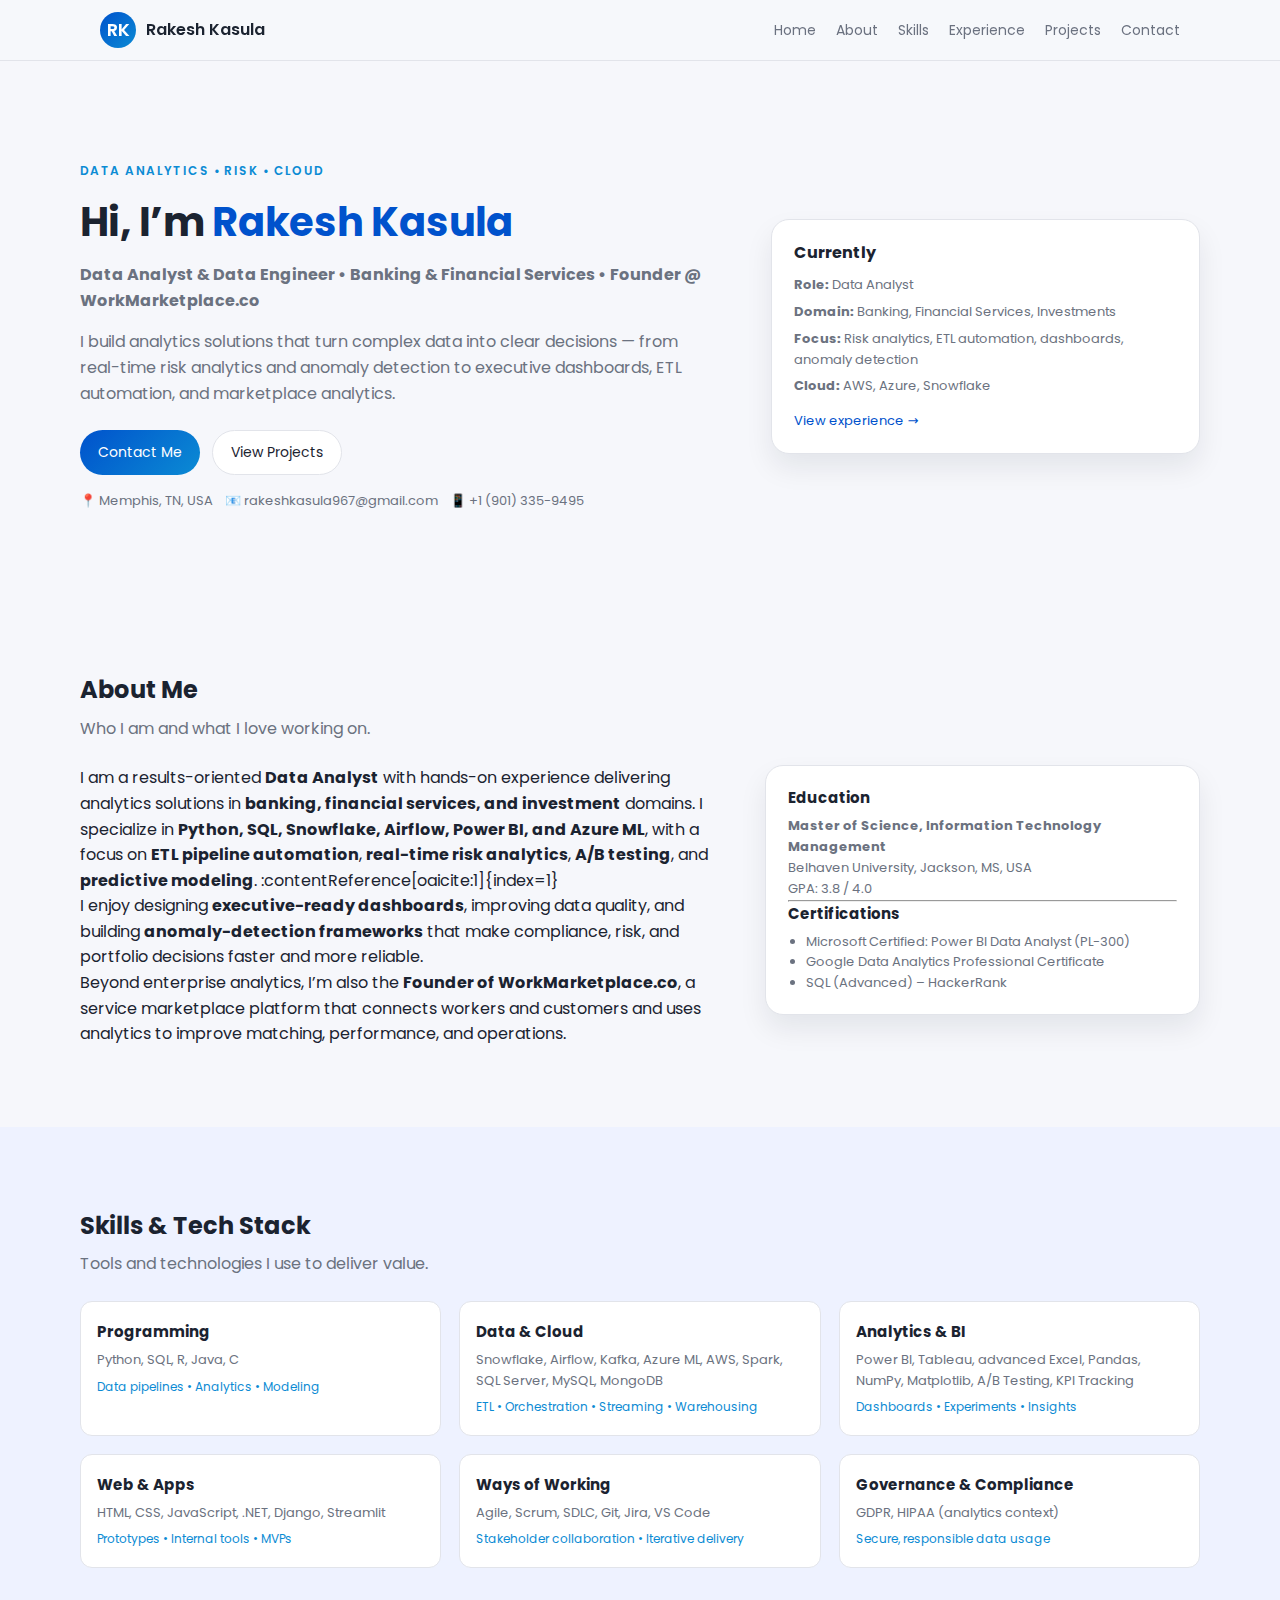
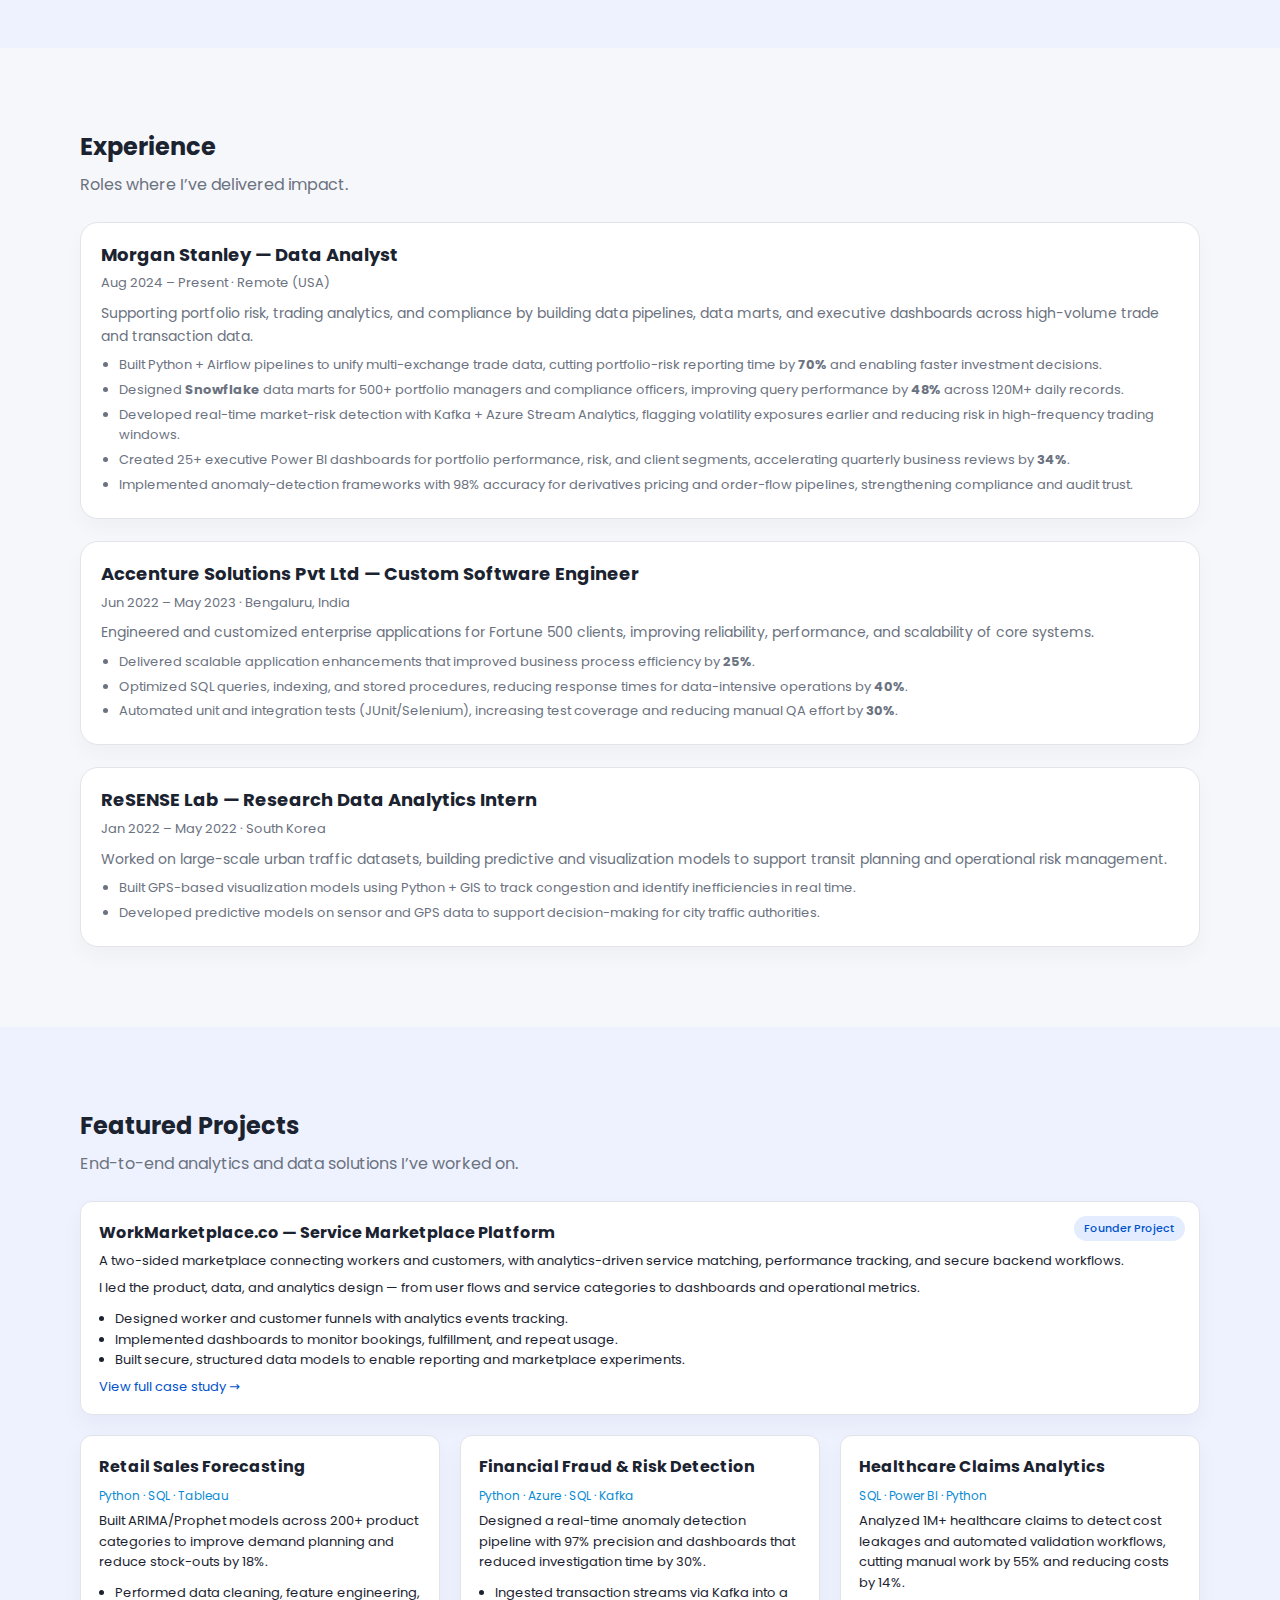
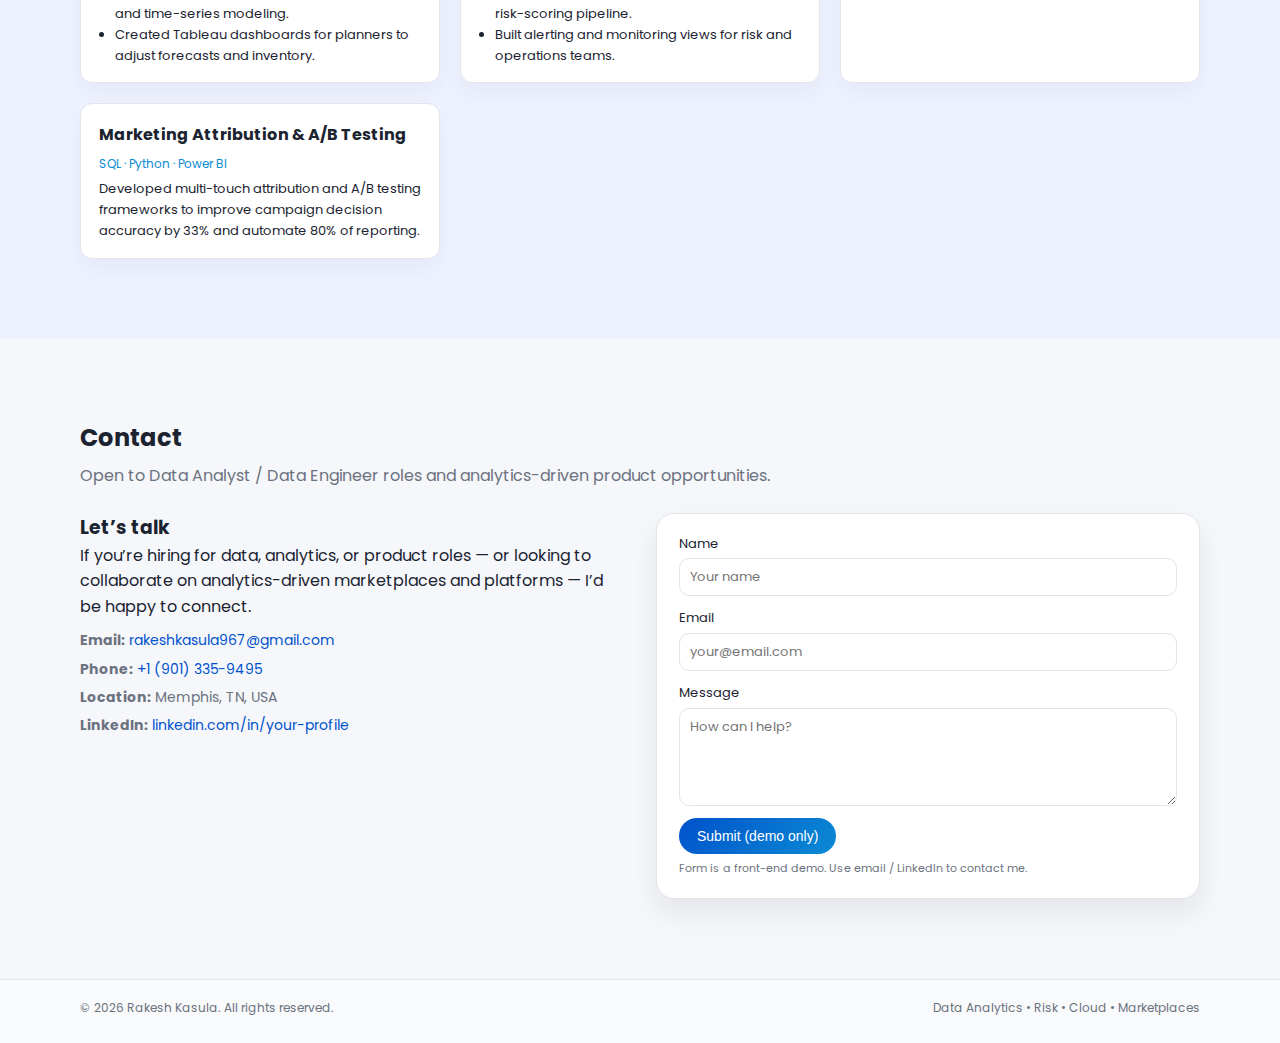
<file: index.html>
<!DOCTYPE html>
<html lang="en">
<head>
  <meta charset="UTF-8" />
  <title>Rakesh Kasula | Data Analyst & Founder</title>
  <meta name="viewport" content="width=device-width, initial-scale=1.0" />
  <meta name="description"
        content="Portfolio of Rakesh Kasula, Data Analyst & Data Engineer with experience in banking, financial services, and analytics." />
  <link rel="stylesheet" href="style.css" />
  <!-- Google Font -->
  <link href="https://fonts.googleapis.com/css2?family=Poppins:wght@300;400;500;600;700&display=swap" rel="stylesheet" />
</head>
<body>
  <!-- ========= NAVBAR ========= -->
  <header class="navbar">
    <div class="nav-container">
      <div class="logo">
        <span class="logo-mark">RK</span>
        <span class="logo-text">Rakesh Kasula</span>
      </div>
      <nav class="nav-links" id="nav-links">
        <a href="#home">Home</a>
        <a href="#about">About</a>
        <a href="#skills">Skills</a>
        <a href="#experience">Experience</a>
        <a href="#projects">Projects</a>
        <a href="#contact">Contact</a>
      </nav>
      <button class="nav-toggle" id="nav-toggle" aria-label="Toggle navigation">
        ☰
      </button>
    </div>
  </header>

  <!-- ========= HERO ========= -->
  <section id="home" class="hero section">
    <div class="container hero-grid">
      <div class="hero-text">
        <p class="hero-eyebrow">Data Analytics • Risk • Cloud</p>
        <h1>
          Hi, I’m <span class="accent">Rakesh Kasula</span>
        </h1>
        <h2 class="hero-subtitle">
          Data Analyst & Data Engineer • Banking & Financial Services • Founder @ WorkMarketplace.co
        </h2>
        <p class="hero-description">
          I build analytics solutions that turn complex data into clear decisions — from real-time risk
          analytics and anomaly detection to executive dashboards, ETL automation, and marketplace analytics.
        </p>
        <div class="hero-actions">
          <a href="#contact" class="btn btn-primary">Contact Me</a>
          <a href="#projects" class="btn btn-outline">View Projects</a>
        </div>
        <div class="hero-meta">
          <span>📍 Memphis, TN, USA</span>
          <span>📧 <a href="mailto:rakeshkasula967@gmail.com">rakeshkasula967@gmail.com</a></span>
          <span>📱 <a href="tel:+19013359495">+1 (901) 335-9495</a></span>
        </div>
      </div>

      <div class="hero-card">
        <h3>Currently</h3>
        <ul>
          <li><strong>Role:</strong> Data Analyst</li>
          <li><strong>Domain:</strong> Banking, Financial Services, Investments</li>
          <li><strong>Focus:</strong> Risk analytics, ETL automation, dashboards, anomaly detection</li>
          <li><strong>Cloud:</strong> AWS, Azure, Snowflake</li>
        </ul>
        <a href="#experience" class="hero-link">View experience →</a>
      </div>
    </div>
  </section>

  <!-- ========= ABOUT ========= -->
  <section id="about" class="section">
    <div class="container">
      <div class="section-header">
        <h2>About Me</h2>
        <p>Who I am and what I love working on.</p>
      </div>
      <div class="about-grid">
        <div>
          <p>
            I am a results-oriented <strong>Data Analyst</strong> with hands-on experience delivering analytics
            solutions in <strong>banking, financial services, and investment</strong> domains. I specialize in
            <strong>Python, SQL, Snowflake, Airflow, Power BI, and Azure ML</strong>, with a focus on
            <strong>ETL pipeline automation</strong>, <strong>real-time risk analytics</strong>,
            <strong>A/B testing</strong>, and <strong>predictive modeling</strong>. :contentReference[oaicite:1]{index=1}
          </p>
          <p>
            I enjoy designing <strong>executive-ready dashboards</strong>, improving data quality, and building
            <strong>anomaly-detection frameworks</strong> that make compliance, risk, and portfolio decisions
            faster and more reliable.
          </p>
          <p>
            Beyond enterprise analytics, I’m also the <strong>Founder of WorkMarketplace.co</strong>, a service
            marketplace platform that connects workers and customers and uses analytics to improve matching,
            performance, and operations.
          </p>
        </div>
        <div class="about-card">
          <h3>Education</h3>
          <p><strong>Master of Science, Information Technology Management</strong></p>
          <p>Belhaven University, Jackson, MS, USA</p>
          <p>GPA: 3.8 / 4.0</p>
          <hr />
          <h3>Certifications</h3>
          <ul>
            <li>Microsoft Certified: Power BI Data Analyst (PL-300)</li>
            <li>Google Data Analytics Professional Certificate</li>
            <li>SQL (Advanced) – HackerRank</li>
          </ul>
        </div>
      </div>
    </div>
  </section>

  <!-- ========= SKILLS ========= -->
  <section id="skills" class="section section-alt">
    <div class="container">
      <div class="section-header">
        <h2>Skills & Tech Stack</h2>
        <p>Tools and technologies I use to deliver value.</p>
      </div>
      <div class="skills-grid">
        <div class="skill-card">
          <h3>Programming</h3>
          <p>Python, SQL, R, Java, C</p>
          <p class="tagline">Data pipelines • Analytics • Modeling</p>
        </div>
        <div class="skill-card">
          <h3>Data & Cloud</h3>
          <p>Snowflake, Airflow, Kafka, Azure ML, AWS, Spark, SQL Server, MySQL, MongoDB</p>
          <p class="tagline">ETL • Orchestration • Streaming • Warehousing</p>
        </div>
        <div class="skill-card">
          <h3>Analytics & BI</h3>
          <p>Power BI, Tableau, advanced Excel, Pandas, NumPy, Matplotlib, A/B Testing, KPI Tracking</p>
          <p class="tagline">Dashboards • Experiments • Insights</p>
        </div>
        <div class="skill-card">
          <h3>Web & Apps</h3>
          <p>HTML, CSS, JavaScript, .NET, Django, Streamlit</p>
          <p class="tagline">Prototypes • Internal tools • MVPs</p>
        </div>
        <div class="skill-card">
          <h3>Ways of Working</h3>
          <p>Agile, Scrum, SDLC, Git, Jira, VS Code</p>
          <p class="tagline">Stakeholder collaboration • Iterative delivery</p>
        </div>
        <div class="skill-card">
          <h3>Governance & Compliance</h3>
          <p>GDPR, HIPAA (analytics context)</p>
          <p class="tagline">Secure, responsible data usage</p>
        </div>
      </div>
    </div>
  </section>

  <!-- ========= EXPERIENCE ========= -->
  <section id="experience" class="section">
    <div class="container">
      <div class="section-header">
        <h2>Experience</h2>
        <p>Roles where I’ve delivered impact.</p>
      </div>
      <div class="timeline">

        <!-- Morgan Stanley -->
        <article class="timeline-item">
          <div class="timeline-head">
            <h3>Morgan Stanley — Data Analyst</h3>
            <span class="timeline-meta">Aug 2024 – Present · Remote (USA)</span>
          </div>
          <p>
            Supporting portfolio risk, trading analytics, and compliance by building data pipelines, data marts,
            and executive dashboards across high-volume trade and transaction data.
          </p>
          <ul>
            <li>
              Built Python + Airflow pipelines to unify multi-exchange trade data, cutting portfolio-risk
              reporting time by <strong>70%</strong> and enabling faster investment decisions.
            </li>
            <li>
              Designed <strong>Snowflake</strong> data marts for 500+ portfolio managers and compliance officers,
              improving query performance by <strong>48%</strong> across 120M+ daily records.
            </li>
            <li>
              Developed real-time market-risk detection with Kafka + Azure Stream Analytics, flagging volatility
              exposures earlier and reducing risk in high-frequency trading windows.
            </li>
            <li>
              Created 25+ executive Power BI dashboards for portfolio performance, risk, and client segments,
              accelerating quarterly business reviews by <strong>34%</strong>.
            </li>
            <li>
              Implemented anomaly-detection frameworks with 98% accuracy for derivatives pricing and order-flow
              pipelines, strengthening compliance and audit trust.
            </li>
          </ul>
        </article>

        <!-- Accenture -->
        <article class="timeline-item">
          <div class="timeline-head">
            <h3>Accenture Solutions Pvt Ltd — Custom Software Engineer</h3>
            <span class="timeline-meta">Jun 2022 – May 2023 · Bengaluru, India</span>
          </div>
          <p>
            Engineered and customized enterprise applications for Fortune 500 clients, improving reliability,
            performance, and scalability of core systems.
          </p>
          <ul>
            <li>
              Delivered scalable application enhancements that improved business process efficiency by
              <strong>25%</strong>.
            </li>
            <li>
              Optimized SQL queries, indexing, and stored procedures, reducing response times for data-intensive
              operations by <strong>40%</strong>.
            </li>
            <li>
              Automated unit and integration tests (JUnit/Selenium), increasing test coverage and reducing manual
              QA effort by <strong>30%</strong>.
            </li>
          </ul>
        </article>

        <!-- ReSENSE Lab -->
        <article class="timeline-item">
          <div class="timeline-head">
            <h3>ReSENSE Lab — Research Data Analytics Intern</h3>
            <span class="timeline-meta">Jan 2022 – May 2022 · South Korea</span>
          </div>
          <p>
            Worked on large-scale urban traffic datasets, building predictive and visualization models to support
            transit planning and operational risk management.
          </p>
          <ul>
            <li>
              Built GPS-based visualization models using Python + GIS to track congestion and identify
              inefficiencies in real time.
            </li>
            <li>
              Developed predictive models on sensor and GPS data to support decision-making for city traffic
              authorities.
            </li>
          </ul>
        </article>
      </div>
    </div>
  </section>

  <!-- ========= PROJECTS ========= -->
  <section id="projects" class="section section-alt">
    <div class="container">
      <div class="section-header">
        <h2>Featured Projects</h2>
        <p>End-to-end analytics and data solutions I’ve worked on.</p>
      </div>

      <div class="projects-grid">
        <!-- WorkMarketplace Featured -->
        <article class="project-card project-featured">
          <div class="project-label">Founder Project</div>
          <h3>WorkMarketplace.co — Service Marketplace Platform</h3>
          <p>
            A two-sided marketplace connecting workers and customers, with analytics-driven service matching,
            performance tracking, and secure backend workflows.
          </p>
          <p>
            I led the product, data, and analytics design — from user flows and service categories to dashboards
            and operational metrics.
          </p>
          <ul>
            <li>Designed worker and customer funnels with analytics events tracking.</li>
            <li>Implemented dashboards to monitor bookings, fulfillment, and repeat usage.</li>
            <li>Built secure, structured data models to enable reporting and marketplace experiments.</li>
          </ul>
          <a href="workmarketplace.html" class="btn-text">View full case study →</a>
        </article>

        <!-- Retail Sales Forecasting -->
        <article class="project-card">
          <h3>Retail Sales Forecasting</h3>
          <p class="project-tech">Python · SQL · Tableau</p>
          <p>
            Built ARIMA/Prophet models across 200+ product categories to improve demand planning and reduce
            stock-outs by 18%.
          </p>
          <ul>
            <li>Performed data cleaning, feature engineering, and time-series modeling.</li>
            <li>Created Tableau dashboards for planners to adjust forecasts and inventory.</li>
          </ul>
        </article>

        <!-- Financial Fraud & Risk Detection -->
        <article class="project-card">
          <h3>Financial Fraud & Risk Detection</h3>
          <p class="project-tech">Python · Azure · SQL · Kafka</p>
          <p>
            Designed a real-time anomaly detection pipeline with 97% precision and dashboards that reduced
            investigation time by 30%.
          </p>
          <ul>
            <li>Ingested transaction streams via Kafka into a risk-scoring pipeline.</li>
            <li>Built alerting and monitoring views for risk and operations teams.</li>
          </ul>
        </article>

        <!-- Healthcare Claims Analytics -->
        <article class="project-card">
          <h3>Healthcare Claims Analytics</h3>
          <p class="project-tech">SQL · Power BI · Python</p>
          <p>
            Analyzed 1M+ healthcare claims to detect cost leakages and automated validation workflows,
            cutting manual work by 55% and reducing costs by 14%.
          </p>
        </article>

        <!-- Marketing Attribution & A/B Testing -->
        <article class="project-card">
          <h3>Marketing Attribution & A/B Testing</h3>
          <p class="project-tech">SQL · Python · Power BI</p>
          <p>
            Developed multi-touch attribution and A/B testing frameworks to improve campaign decision accuracy
            by 33% and automate 80% of reporting.
          </p>
        </article>
      </div>
    </div>
  </section>

  <!-- ========= CONTACT ========= -->
  <section id="contact" class="section">
    <div class="container">
      <div class="section-header">
        <h2>Contact</h2>
        <p>Open to Data Analyst / Data Engineer roles and analytics-driven product opportunities.</p>
      </div>
      <div class="contact-grid">
        <div>
          <h3>Let’s talk</h3>
          <p>
            If you’re hiring for data, analytics, or product roles — or looking to collaborate on
            analytics-driven marketplaces and platforms — I’d be happy to connect.
          </p>
          <ul class="contact-list">
            <li><strong>Email:</strong> <a href="mailto:rakeshkasula967@gmail.com">rakeshkasula967@gmail.com</a></li>
            <li><strong>Phone:</strong> <a href="tel:+19013359495">+1 (901) 335-9495</a></li>
            <li><strong>Location:</strong> Memphis, TN, USA</li>
            <li><strong>LinkedIn:</strong> 
              <a href="#" target="_blank" rel="noreferrer">linkedin.com/in/your-profile</a>
              <!-- TODO: Replace with your actual LinkedIn URL -->
            </li>
          </ul>
        </div>

        <form class="contact-form" onsubmit="return false;">
          <div class="form-row">
            <label for="name">Name</label>
            <input id="name" type="text" placeholder="Your name" required />
          </div>
          <div class="form-row">
            <label for="email">Email</label>
            <input id="email" type="email" placeholder="your@email.com" required />
          </div>
          <div class="form-row">
            <label for="message">Message</label>
            <textarea id="message" rows="4" placeholder="How can I help?" required></textarea>
          </div>
          <button class="btn btn-primary" type="submit">Submit (demo only)</button>
          <p class="form-note">Form is a front-end demo. Use email / LinkedIn to contact me.</p>
        </form>
      </div>
    </div>
  </section>

  <!-- ========= FOOTER ========= -->
  <footer class="footer">
    <div class="container footer-inner">
      <p>© <span id="year"></span> Rakesh Kasula. All rights reserved.</p>
      <p>Data Analytics • Risk • Cloud • Marketplaces</p>
    </div>
  </footer>

  <script src="script.js"></script>
</body>
</html>
</file>
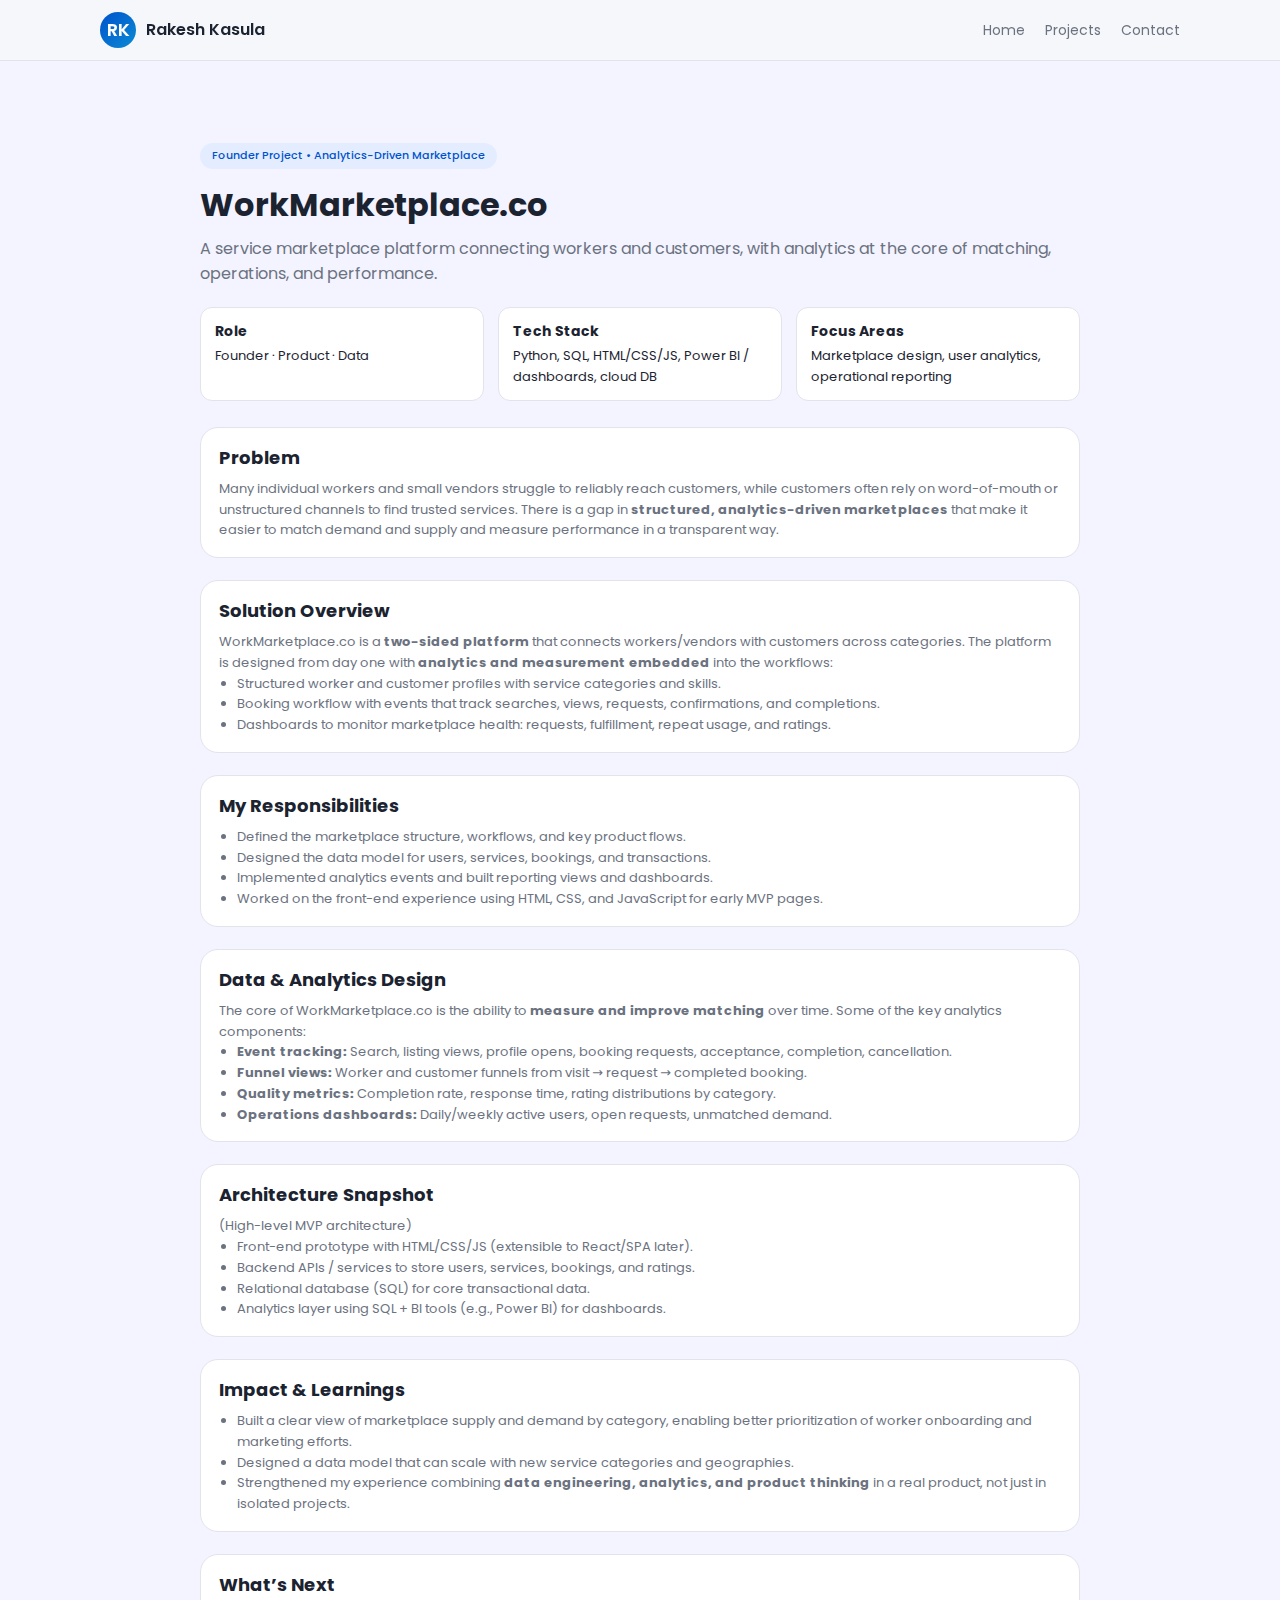
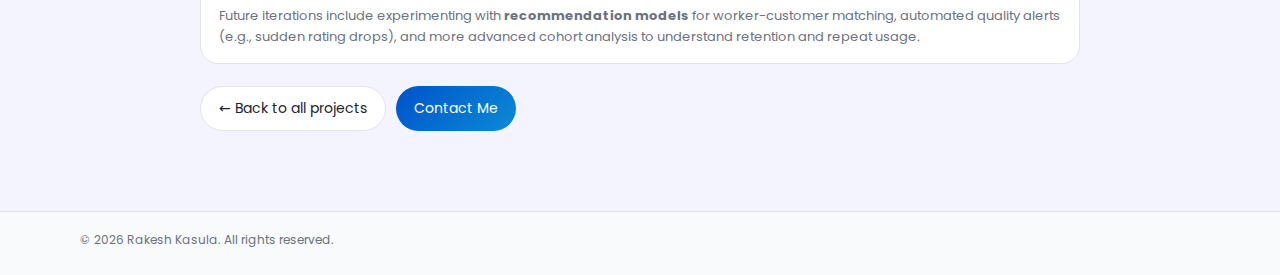
<file: workmarketplace.html>
<!DOCTYPE html>
<html lang="en">
<head>
  <meta charset="UTF-8" />
  <title>WorkMarketplace.co Case Study | Rakesh Kasula</title>
  <meta name="viewport" content="width=device-width, initial-scale=1.0" />
  <meta name="description"
        content="Case study of WorkMarketplace.co, a service marketplace founded by Rakesh Kasula." />
  <link rel="stylesheet" href="style.css" />
  <link href="https://fonts.googleapis.com/css2?family=Poppins:wght@300;400;500;600;700&display=swap" rel="stylesheet" />
</head>
<body class="case-body">
  <header class="navbar">
    <div class="nav-container">
      <div class="logo">
        <span class="logo-mark">RK</span>
        <span class="logo-text">Rakesh Kasula</span>
      </div>
      <nav class="nav-links">
        <a href="index.html#home">Home</a>
        <a href="index.html#projects">Projects</a>
        <a href="index.html#contact">Contact</a>
      </nav>
    </div>
  </header>

  <main class="section">
    <div class="container case-container">
      <span class="case-pill">Founder Project • Analytics-Driven Marketplace</span>
      <h1>WorkMarketplace.co</h1>
      <p class="case-subtitle">
        A service marketplace platform connecting workers and customers, with analytics at the core of
        matching, operations, and performance.
      </p>

      <div class="case-meta-grid">
        <div class="case-meta-card">
          <h3>Role</h3>
          <p>Founder · Product · Data</p>
        </div>
        <div class="case-meta-card">
          <h3>Tech Stack</h3>
          <p>Python, SQL, HTML/CSS/JS, Power BI / dashboards, cloud DB</p>
        </div>
        <div class="case-meta-card">
          <h3>Focus Areas</h3>
          <p>Marketplace design, user analytics, operational reporting</p>
        </div>
      </div>

      <section class="case-section">
        <h2>Problem</h2>
        <p>
          Many individual workers and small vendors struggle to reliably reach customers, while customers often
          rely on word-of-mouth or unstructured channels to find trusted services. There is a gap in
          <strong>structured, analytics-driven marketplaces</strong> that make it easier to match demand and
          supply and measure performance in a transparent way.
        </p>
      </section>

      <section class="case-section">
        <h2>Solution Overview</h2>
        <p>
          WorkMarketplace.co is a <strong>two-sided platform</strong> that connects workers/vendors with
          customers across categories. The platform is designed from day one with
          <strong>analytics and measurement embedded</strong> into the workflows:
        </p>
        <ul>
          <li>Structured worker and customer profiles with service categories and skills.</li>
          <li>Booking workflow with events that track searches, views, requests, confirmations, and completions.</li>
          <li>Dashboards to monitor marketplace health: requests, fulfillment, repeat usage, and ratings.</li>
        </ul>
      </section>

      <section class="case-section">
        <h2>My Responsibilities</h2>
        <ul>
          <li>Defined the marketplace structure, workflows, and key product flows.</li>
          <li>Designed the data model for users, services, bookings, and transactions.</li>
          <li>Implemented analytics events and built reporting views and dashboards.</li>
          <li>Worked on the front-end experience using HTML, CSS, and JavaScript for early MVP pages.</li>
        </ul>
      </section>

      <section class="case-section">
        <h2>Data & Analytics Design</h2>
        <p>
          The core of WorkMarketplace.co is the ability to <strong>measure and improve matching</strong>
          over time. Some of the key analytics components:
        </p>
        <ul>
          <li>
            <strong>Event tracking:</strong> Search, listing views, profile opens, booking requests, acceptance,
            completion, cancellation.
          </li>
          <li>
            <strong>Funnel views:</strong> Worker and customer funnels from visit → request → completed booking.
          </li>
          <li>
            <strong>Quality metrics:</strong> Completion rate, response time, rating distributions by category.
          </li>
          <li>
            <strong>Operations dashboards:</strong> Daily/weekly active users, open requests, unmatched demand.
          </li>
        </ul>
      </section>

      <section class="case-section">
        <h2>Architecture Snapshot</h2>
        <p>(High-level MVP architecture)</p>
        <ul>
          <li>Front-end prototype with HTML/CSS/JS (extensible to React/SPA later).</li>
          <li>Backend APIs / services to store users, services, bookings, and ratings.</li>
          <li>Relational database (SQL) for core transactional data.</li>
          <li>Analytics layer using SQL + BI tools (e.g., Power BI) for dashboards.</li>
        </ul>
      </section>

      <section class="case-section">
        <h2>Impact & Learnings</h2>
        <ul>
          <li>
            Built a clear view of marketplace supply and demand by category, enabling better prioritization of
            worker onboarding and marketing efforts.
          </li>
          <li>
            Designed a data model that can scale with new service categories and geographies.
          </li>
          <li>
            Strengthened my experience combining <strong>data engineering, analytics, and product thinking</strong>
            in a real product, not just in isolated projects.
          </li>
        </ul>
      </section>

      <section class="case-section">
        <h2>What’s Next</h2>
        <p>
          Future iterations include experimenting with <strong>recommendation models</strong> for
          worker-customer matching, automated quality alerts (e.g., sudden rating drops), and more advanced
          cohort analysis to understand retention and repeat usage.
        </p>
      </section>

      <div class="case-footer">
        <a href="index.html#projects" class="btn btn-outline">← Back to all projects</a>
        <a href="index.html#contact" class="btn btn-primary">Contact Me</a>
      </div>
    </div>
  </main>

  <footer class="footer">
    <div class="container footer-inner">
      <p>© <span id="year"></span> Rakesh Kasula. All rights reserved.</p>
    </div>
  </footer>

  <script src="script.js"></script>
</body>
</html>
</file>
<file: style.css>
*,
*::before,
*::after {
  box-sizing: border-box;
  margin: 0;
  padding: 0;
}

:root {
  --bg: #f6f7fb;
  --bg-alt: #ffffff;
  --primary: #0052cc;
  --primary-soft: #e3edff;
  --accent: #0b8bd4;
  --text-main: #1b2330;
  --text-muted: #6b7280;
  --border-subtle: #e2e4ea;
  --shadow-soft: 0 14px 28px rgba(15, 23, 42, 0.08);
  --radius-lg: 18px;
  --radius-md: 12px;
  --radius-pill: 999px;
}

html,
body {
  font-family: "Poppins", system-ui, -apple-system, BlinkMacSystemFont, sans-serif;
  background: var(--bg);
  color: var(--text-main);
  line-height: 1.6;
}

/* General layout */
.section {
  padding: 80px 20px;
}

.section-alt {
  background: #eef2ff;
}

.container {
  max-width: 1120px;
  margin: 0 auto;
}

/* Navbar */
.navbar {
  position: sticky;
  top: 0;
  z-index: 50;
  background: rgba(246, 247, 251, 0.9);
  backdrop-filter: blur(16px);
  border-bottom: 1px solid var(--border-subtle);
}

.nav-container {
  max-width: 1120px;
  margin: 0 auto;
  padding: 12px 20px;
  display: flex;
  align-items: center;
  justify-content: space-between;
  gap: 16px;
}

.logo {
  display: flex;
  align-items: center;
  gap: 10px;
}

.logo-mark {
  width: 36px;
  height: 36px;
  border-radius: var(--radius-pill);
  background: linear-gradient(135deg, var(--primary), var(--accent));
  color: #fff;
  display: inline-flex;
  align-items: center;
  justify-content: center;
  font-weight: 600;
  font-size: 18px;
}

.logo-text {
  font-weight: 600;
  font-size: 16px;
}

.nav-links {
  display: flex;
  gap: 20px;
}

.nav-links a {
  font-size: 14px;
  text-decoration: none;
  color: var(--text-muted);
  position: relative;
}

.nav-links a::after {
  content: "";
  position: absolute;
  left: 0;
  bottom: -6px;
  width: 0;
  height: 2px;
  background: var(--primary);
  transition: width 0.2s ease;
}

.nav-links a:hover {
  color: var(--primary);
}

.nav-links a:hover::after {
  width: 100%;
}

.nav-toggle {
  display: none;
  background: transparent;
  border: none;
  font-size: 22px;
  cursor: pointer;
}

/* Hero */
.hero {
  padding-top: 100px;
}

.hero-grid {
  display: grid;
  grid-template-columns: minmax(0, 2fr) minmax(0, 1.3fr);
  gap: 32px;
  align-items: center;
}

.hero-eyebrow {
  text-transform: uppercase;
  font-size: 12px;
  letter-spacing: 0.12em;
  color: var(--accent);
  font-weight: 600;
  margin-bottom: 10px;
}

.hero h1 {
  font-size: clamp(32px, 5vw, 40px);
  margin-bottom: 8px;
}

.hero-subtitle {
  font-size: 16px;
  color: var(--text-muted);
  max-width: 640px;
  margin-bottom: 16px;
}

.hero-description {
  color: var(--text-muted);
  margin-bottom: 24px;
  max-width: 640px;
}

.hero-actions {
  display: flex;
  gap: 12px;
  margin-bottom: 16px;
  flex-wrap: wrap;
}

.hero-meta {
  display: flex;
  flex-wrap: wrap;
  gap: 12px;
  font-size: 13px;
  color: var(--text-muted);
}

.hero-meta a {
  color: inherit;
  text-decoration: none;
}

.hero-meta a:hover {
  text-decoration: underline;
}

.hero-card {
  background: var(--bg-alt);
  border-radius: var(--radius-lg);
  padding: 20px 22px;
  box-shadow: var(--shadow-soft);
  border: 1px solid var(--border-subtle);
}

.hero-card h3 {
  font-size: 16px;
  margin-bottom: 10px;
}

.hero-card ul {
  list-style: none;
  font-size: 13px;
  color: var(--text-muted);
  margin-bottom: 10px;
}

.hero-card li {
  margin-bottom: 6px;
}

.hero-link {
  font-size: 13px;
  color: var(--primary);
  text-decoration: none;
}

.hero-link:hover {
  text-decoration: underline;
}

/* Buttons */
.btn {
  display: inline-flex;
  align-items: center;
  justify-content: center;
  padding: 10px 18px;
  border-radius: var(--radius-pill);
  font-size: 14px;
  border: none;
  cursor: pointer;
  text-decoration: none;
  white-space: nowrap;
}

.btn-primary {
  background: linear-gradient(135deg, var(--primary), var(--accent));
  color: #fff;
}

.btn-primary:hover {
  opacity: 0.95;
}

.btn-outline {
  border: 1px solid var(--border-subtle);
  color: var(--text-main);
  background: #fff;
}

.btn-outline:hover {
  border-color: var(--primary);
}

.btn-text {
  font-size: 13px;
  color: var(--primary);
  text-decoration: none;
}

.btn-text:hover {
  text-decoration: underline;
}

.accent {
  color: var(--primary);
}

/* Sections */
.section-header {
  text-align: left;
  margin-bottom: 24px;
}

.section-header h2 {
  font-size: 24px;
  margin-bottom: 6px;
}

.section-header p {
  color: var(--text-muted);
}

/* About */
.about-grid {
  display: grid;
  grid-template-columns: minmax(0, 3fr) minmax(0, 2fr);
  gap: 32px;
  align-items: flex-start;
}

.about-card {
  background: var(--bg-alt);
  border-radius: var(--radius-lg);
  padding: 20px 22px;
  box-shadow: var(--shadow-soft);
  border: 1px solid var(--border-subtle);
  font-size: 14px;
}

.about-card h3 {
  font-size: 15px;
  margin-bottom: 6px;
}

.about-card p,
.about-card li {
  color: var(--text-muted);
  font-size: 13px;
}

.about-card ul {
  padding-left: 18px;
}

/* Skills */
.skills-grid {
  display: grid;
  grid-template-columns: repeat(3, minmax(0, 1fr));
  gap: 18px;
}

.skill-card {
  background: var(--bg-alt);
  border-radius: var(--radius-md);
  padding: 18px 16px;
  border: 1px solid var(--border-subtle);
  font-size: 13px;
}

.skill-card h3 {
  font-size: 15px;
  margin-bottom: 6px;
}

.skill-card p {
  color: var(--text-muted);
}

.skill-card .tagline {
  margin-top: 6px;
  font-size: 12px;
  color: var(--accent);
}

/* Experience timeline */
.timeline {
  display: flex;
  flex-direction: column;
  gap: 22px;
}

.timeline-item {
  background: var(--bg-alt);
  border-radius: var(--radius-lg);
  padding: 18px 20px;
  border: 1px solid var(--border-subtle);
  box-shadow: 0 10px 20px rgba(15, 23, 42, 0.03);
}

.timeline-head {
  display: flex;
  flex-direction: column;
  gap: 4px;
  margin-bottom: 8px;
}

.timeline-head h3 {
  font-size: 18px;
}

.timeline-meta {
  font-size: 13px;
  color: var(--text-muted);
}

.timeline-item > p {
  font-size: 14px;
  color: var(--text-muted);
  margin-bottom: 8px;
}

.timeline-item ul {
  padding-left: 18px;
  font-size: 13px;
  color: var(--text-muted);
}

.timeline-item li {
  margin-bottom: 4px;
}

/* Projects */
.projects-grid {
  display: grid;
  grid-template-columns: repeat(3, minmax(0, 1fr));
  gap: 20px;
}

.project-card {
  background: var(--bg-alt);
  border-radius: var(--radius-md);
  padding: 18px 18px 16px;
  border: 1px solid var(--border-subtle);
  box-shadow: 0 10px 22px rgba(15, 23, 42, 0.04);
  font-size: 13px;
  display: flex;
  flex-direction: column;
  gap: 6px;
}

.project-card h3 {
  font-size: 16px;
}

.project-tech {
  font-size: 12px;
  color: var(--accent);
}

.project-card ul {
  padding-left: 16px;
  margin-top: 4px;
}

.project-featured {
  grid-column: span 3;
  position: relative;
  overflow: hidden;
}

.project-label {
  position: absolute;
  top: 14px;
  right: 14px;
  background: var(--primary-soft);
  color: var(--primary);
  padding: 4px 10px;
  border-radius: var(--radius-pill);
  font-size: 11px;
  font-weight: 500;
}

/* Contact */
.contact-grid {
  display: grid;
  grid-template-columns: minmax(0, 2fr) minmax(0, 2fr);
  gap: 32px;
  align-items: flex-start;
}

.contact-list {
  list-style: none;
  margin-top: 10px;
  font-size: 14px;
}

.contact-list li {
  margin-bottom: 6px;
  color: var(--text-muted);
}

.contact-list a {
  color: var(--primary);
  text-decoration: none;
}

.contact-list a:hover {
  text-decoration: underline;
}

.contact-form {
  background: var(--bg-alt);
  border-radius: var(--radius-lg);
  padding: 20px 22px;
  border: 1px solid var(--border-subtle);
  box-shadow: var(--shadow-soft);
}

.form-row {
  display: flex;
  flex-direction: column;
  margin-bottom: 12px;
}

.form-row label {
  font-size: 13px;
  margin-bottom: 4px;
}

.form-row input,
.form-row textarea {
  border-radius: 10px;
  border: 1px solid var(--border-subtle);
  padding: 8px 10px;
  font-family: inherit;
  font-size: 13px;
}

.form-note {
  margin-top: 6px;
  font-size: 11px;
  color: var(--text-muted);
}

/* Footer */
.footer {
  padding: 18px 20px 26px;
  border-top: 1px solid var(--border-subtle);
  background: #f9fafb;
}

.footer-inner {
  max-width: 1120px;
  margin: 0 auto;
  display: flex;
  justify-content: space-between;
  gap: 10px;
  font-size: 12px;
  color: var(--text-muted);
  flex-wrap: wrap;
}

/* Case study page */
.case-body {
  background: #f3f4ff;
}

.case-container {
  max-width: 880px;
}

.case-pill {
  display: inline-flex;
  padding: 4px 12px;
  border-radius: var(--radius-pill);
  background: var(--primary-soft);
  color: var(--primary);
  font-size: 11px;
  font-weight: 500;
  margin-bottom: 10px;
}

.case-subtitle {
  color: var(--text-muted);
  margin-top: 6px;
  margin-bottom: 20px;
}

.case-meta-grid {
  display: grid;
  grid-template-columns: repeat(3, minmax(0, 1fr));
  gap: 14px;
  margin-bottom: 26px;
}

.case-meta-card {
  background: var(--bg-alt);
  border-radius: var(--radius-md);
  padding: 12px 14px;
  border: 1px solid var(--border-subtle);
  font-size: 13px;
}

.case-meta-card h3 {
  font-size: 14px;
  margin-bottom: 4px;
}

.case-section {
  margin-bottom: 22px;
  background: var(--bg-alt);
  border-radius: var(--radius-lg);
  padding: 16px 18px;
  border: 1px solid var(--border-subtle);
}

.case-section h2 {
  font-size: 18px;
  margin-bottom: 6px;
}

.case-section p,
.case-section li {
  font-size: 13px;
  color: var(--text-muted);
}

.case-section ul {
  padding-left: 18px;
}

.case-footer {
  display: flex;
  justify-content: flex-start;
  gap: 10px;
  margin-top: 10px;
}

/* Responsive */
@media (max-width: 900px) {
  .hero-grid {
    grid-template-columns: 1fr;
  }
  .about-grid {
    grid-template-columns: 1fr;
  }
  .skills-grid {
    grid-template-columns: repeat(2, minmax(0, 1fr));
  }
  .projects-grid {
    grid-template-columns: repeat(2, minmax(0, 1fr));
  }
  .project-featured {
    grid-column: span 2;
  }
  .contact-grid {
    grid-template-columns: 1fr;
  }
  .case-meta-grid {
    grid-template-columns: repeat(2, minmax(0, 1fr));
  }
}

@media (max-width: 640px) {
  .nav-links {
    position: absolute;
    top: 56px;
    right: 16px;
    background: #ffffff;
    border-radius: var(--radius-lg);
    padding: 10px 14px;
    box-shadow: var(--shadow-soft);
    border: 1px solid var(--border-subtle);
    flex-direction: column;
    gap: 10px;
    display: none;
  }
  .nav-links.open {
    display: flex;
  }
  .nav-toggle {
    display: block;
  }
  .skills-grid,
  .projects-grid {
    grid-template-columns: 1fr;
  }
  .project-featured {
    grid-column: span 1;
  }
  .case-meta-grid {
    grid-template-columns: 1fr;
  }
}
</file>
